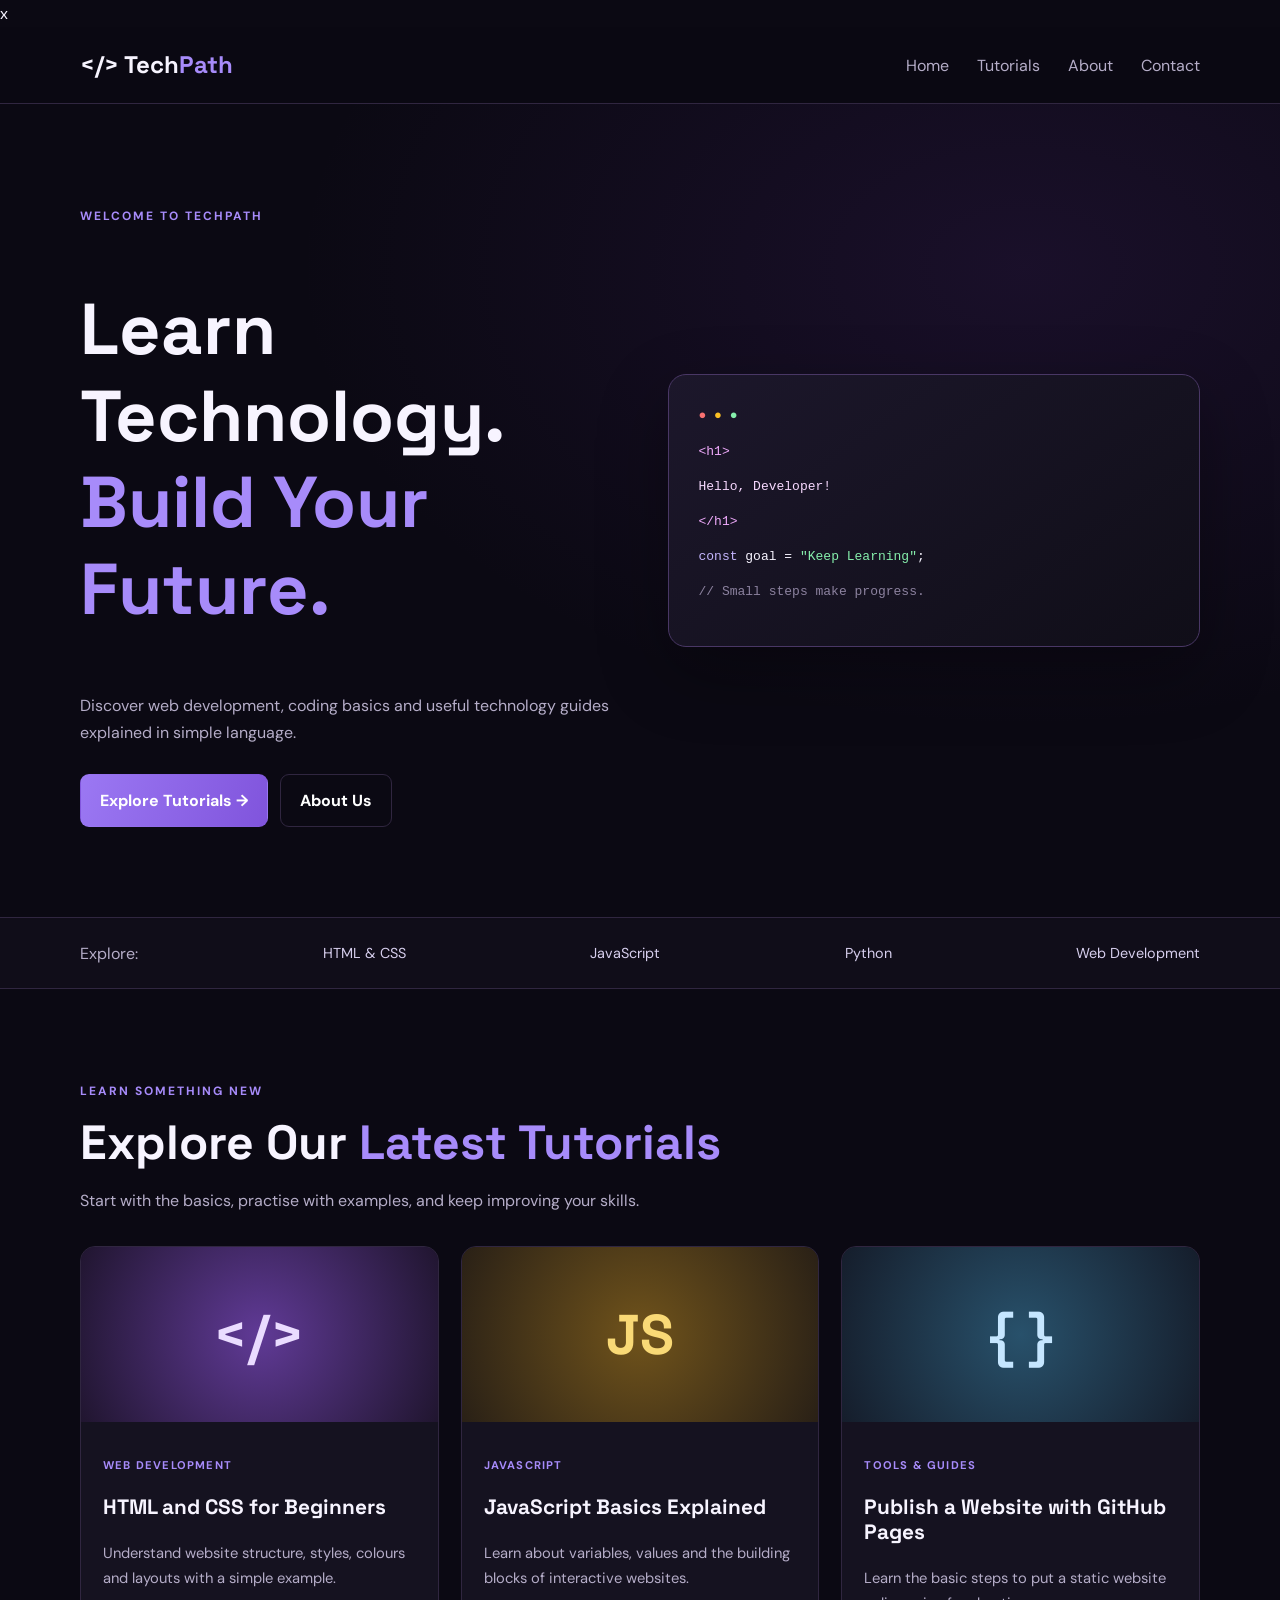
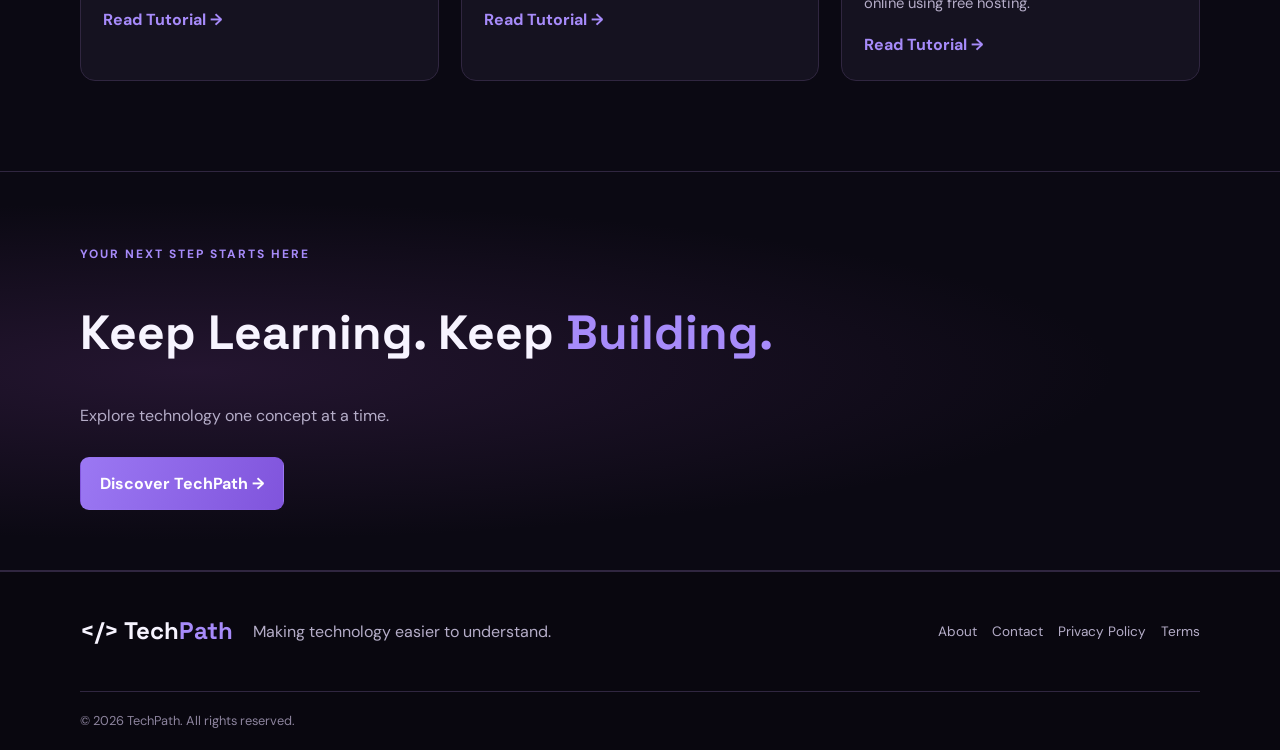
<file: index.html>
x
<!DOCTYPE html>
<html lang="en">
<head>
  <meta charset="UTF-8">
  <meta name="viewport" content="width=device-width, initial-scale=1.0">
  <meta name="description" content="TechPath offers beginner-friendly technology tutorials, coding guides and web development projects.">
  <title>TechPath | Learn Technology Simply</title>
  <link rel="stylesheet" href="style.css">
  <script src="script.js" defer></script>
  <script async src="https://pagead2.googlesyndication.com/pagead/js/adsbygoogle.js?client=ca-pub-5579268807309780"
     crossorigin="anonymous"></script>
</head>
<body>

<header class="header">
  <div class="container nav">
    <a class="logo" href="index.html">&lt;/&gt; Tech<span>Path</span></a>
    <button class="menu-toggle" aria-label="Toggle navigation">☰</button>
    <nav class="nav-links">
      <a href="index.html">Home</a>
      <a href="#articles">Tutorials</a>
      <a href="about.html">About</a>
      <a href="contact.html">Contact</a>
    </nav>
  </div>
</header>

<main>
  <section class="hero">
    <div class="container hero-grid">
      <div>
        <p class="eyebrow">WELCOME TO TECHPATH</p>
        <h1>Learn Technology.<br><span>Build Your Future.</span></h1>
        <p class="hero-text">
          Discover web development, coding basics and useful technology
          guides explained in simple language.
        </p>
        <a class="button" href="#articles">Explore Tutorials →</a>
        <a class="button button-outline" href="about.html">About Us</a>
      </div>

      <div class="code-card">
        <div class="dots">● <span>●</span> <b>●</b></div>
        <p><span class="pink">&lt;h1&gt;</span></p>
        <p class="code-text">Hello, Developer!</p>
        <p><span class="pink">&lt;/h1&gt;</span></p>
        <p><span class="purple">const</span> goal = <span class="green">"Keep Learning"</span>;</p>
        <p class="comment">// Small steps make progress.</p>
      </div>
    </div>
  </section>

  <section class="topics">
    <div class="container topic-list">
      <span>Explore:</span>
      <a href="#articles">HTML & CSS</a>
      <a href="#articles">JavaScript</a>
      <a href="#articles">Python</a>
      <a href="#articles">Web Development</a>
    </div>
  </section>

  <section class="section container" id="articles">
    <p class="eyebrow">LEARN SOMETHING NEW</p>
    <h2>Explore Our <span>Latest Tutorials</span></h2>
    <p class="section-intro">
      Start with the basics, practise with examples, and keep improving your skills.
    </p>

    <div class="article-grid">
      <article class="article-card">
        <div class="article-art html-art">&lt;/&gt;</div>
        <div class="article-body">
          <p class="category">WEB DEVELOPMENT</p>
          <h3>HTML and CSS for Beginners</h3>
          <p>Understand website structure, styles, colours and layouts with a simple example.</p>
          <a href="articles/html-css-guide.html">Read Tutorial →</a>
        </div>
      </article>

      <article class="article-card">
        <div class="article-art js-art">JS</div>
        <div class="article-body">
          <p class="category">JAVASCRIPT</p>
          <h3>JavaScript Basics Explained</h3>
          <p>Learn about variables, values and the building blocks of interactive websites.</p>
          <a href="articles/javascript-basics.html">Read Tutorial →</a>
        </div>
      </article>

      <article class="article-card">
        <div class="article-art github-art">{ }</div>
        <div class="article-body">
          <p class="category">TOOLS & GUIDES</p>
          <h3>Publish a Website with GitHub Pages</h3>
          <p>Learn the basic steps to put a static website online using free hosting.</p>
          <a href="articles/github-pages.html">Read Tutorial →</a>
        </div>
      </article>
    </div>
  </section>

  <section class="banner">
    <div class="container">
      <p class="eyebrow">YOUR NEXT STEP STARTS HERE</p>
      <h2>Keep Learning. Keep <span>Building.</span></h2>
      <p>Explore technology one concept at a time.</p>
      <a class="button" href="about.html">Discover TechPath →</a>
    </div>
  </section>
</main>

<footer class="footer">
  <div class="container footer-top">
    <a class="logo" href="index.html">&lt;/&gt; Tech<span>Path</span></a>
    <p>Making technology easier to understand.</p>
    <div class="footer-links">
      <a href="about.html">About</a>
      <a href="contact.html">Contact</a>
      <a href="privacy-policy.html">Privacy Policy</a>
      <a href="terms.html">Terms</a>
    </div>
  </div>
  <div class="container copyright">
    © <span data-year></span> TechPath. All rights reserved.
  </div>
</footer>

</body>
</html>
</file>
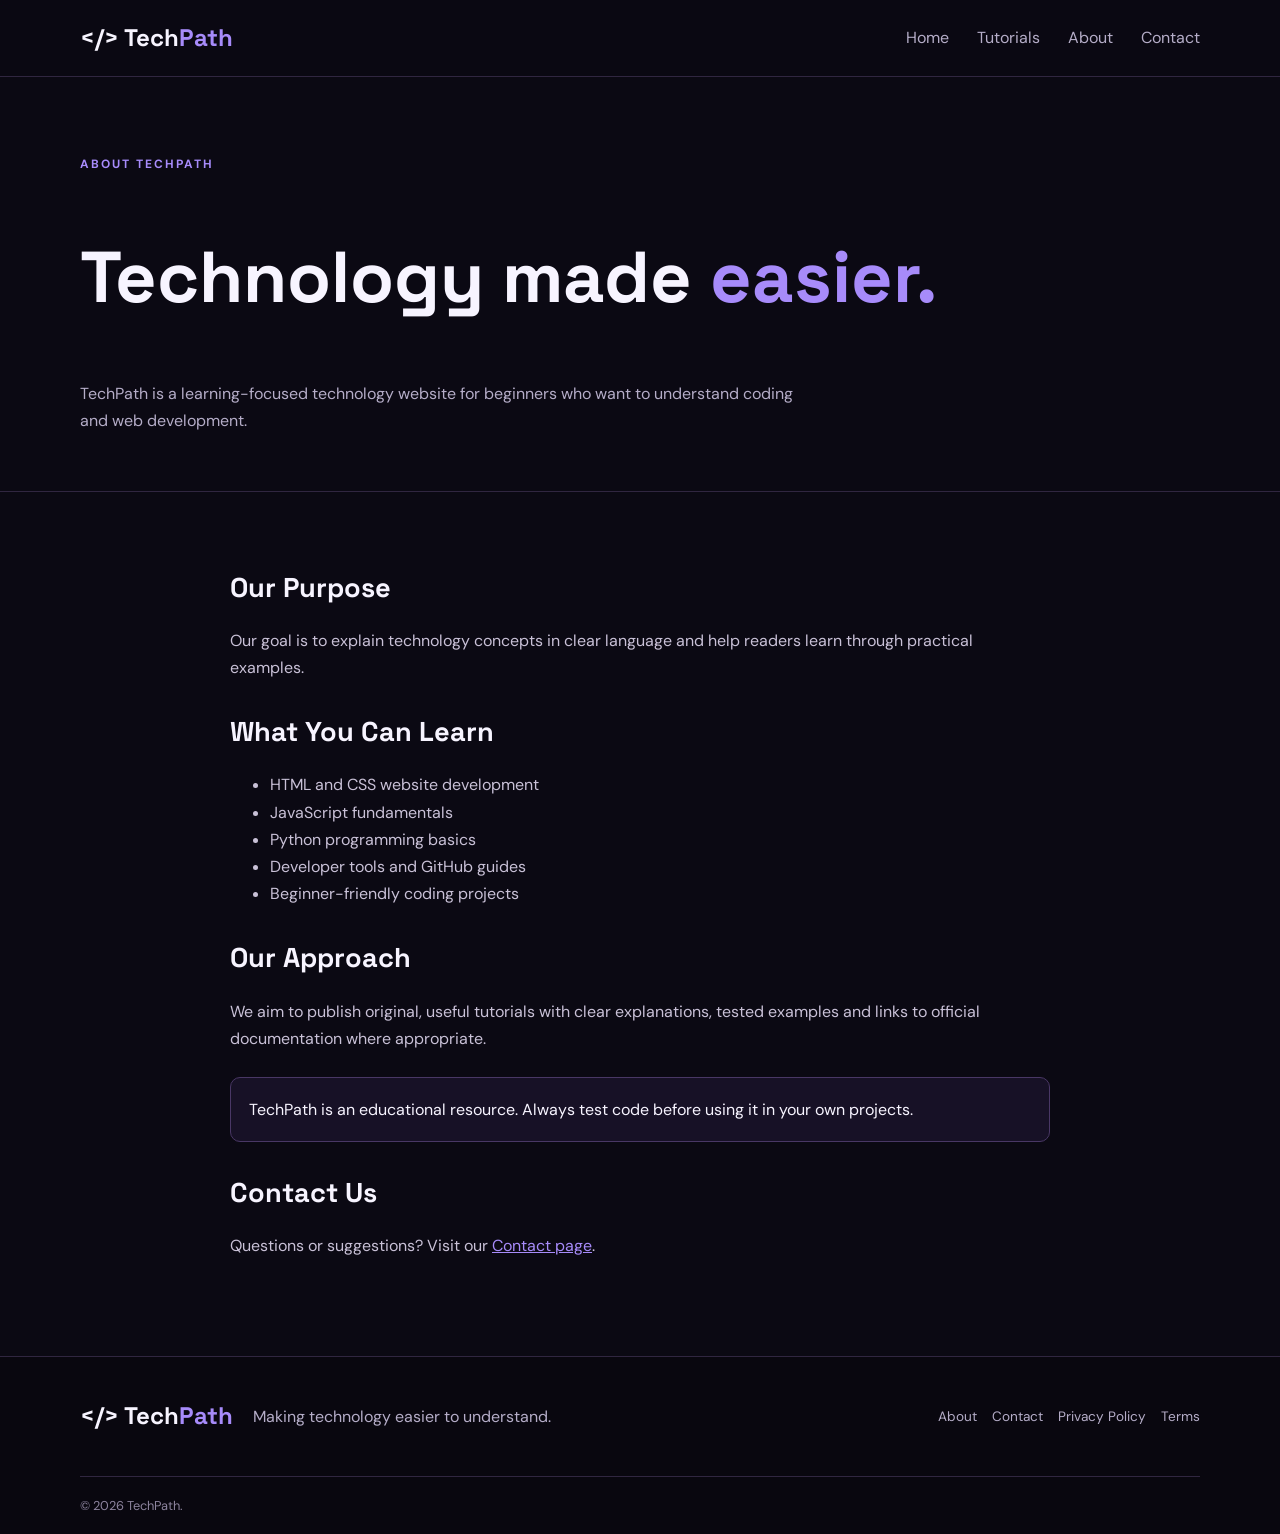
<file: about.html>
<!DOCTYPE html>
<html lang="en">
<head>
  <meta charset="UTF-8">
  <meta name="viewport" content="width=device-width, initial-scale=1.0">
  <title>About | TechPath</title>
  <link rel="stylesheet" href="style.css">
  <script src="script.js" defer></script>
</head>
<body>
<header class="header">
  <div class="container nav">
    <a class="logo" href="index.html">&lt;/&gt; Tech<span>Path</span></a>
    <button class="menu-toggle" aria-label="Toggle navigation">☰</button>
    <nav class="nav-links">
      <a href="index.html">Home</a>
      <a href="index.html#articles">Tutorials</a>
      <a href="about.html">About</a>
      <a href="contact.html">Contact</a>
    </nav>
  </div>
</header>

<main>
  <section class="page-hero">
    <div class="container">
      <p class="eyebrow">ABOUT TECHPATH</p>
      <h1>Technology made <span>easier.</span></h1>
      <p>TechPath is a learning-focused technology website for beginners who want to understand coding and web development.</p>
    </div>
  </section>

  <section class="content container prose">
    <h2>Our Purpose</h2>
    <p>Our goal is to explain technology concepts in clear language and help readers learn through practical examples.</p>

    <h2>What You Can Learn</h2>
    <ul>
      <li>HTML and CSS website development</li>
      <li>JavaScript fundamentals</li>
      <li>Python programming basics</li>
      <li>Developer tools and GitHub guides</li>
      <li>Beginner-friendly coding projects</li>
    </ul>

    <h2>Our Approach</h2>
    <p>We aim to publish original, useful tutorials with clear explanations, tested examples and links to official documentation where appropriate.</p>

    <div class="callout">
      TechPath is an educational resource. Always test code before using it in your own projects.
    </div>

    <h2>Contact Us</h2>
    <p>Questions or suggestions? Visit our <a href="contact.html">Contact page</a>.</p>
  </section>
</main>

<footer class="footer">
  <div class="container footer-top">
    <a class="logo" href="index.html">&lt;/&gt; Tech<span>Path</span></a>
    <p>Making technology easier to understand.</p>
    <div class="footer-links">
      <a href="about.html">About</a>
      <a href="contact.html">Contact</a>
      <a href="privacy-policy.html">Privacy Policy</a>
      <a href="terms.html">Terms</a>
    </div>
  </div>
  <div class="container copyright">© <span data-year></span> TechPath.</div>
</footer>
</body>
</html>
</file>
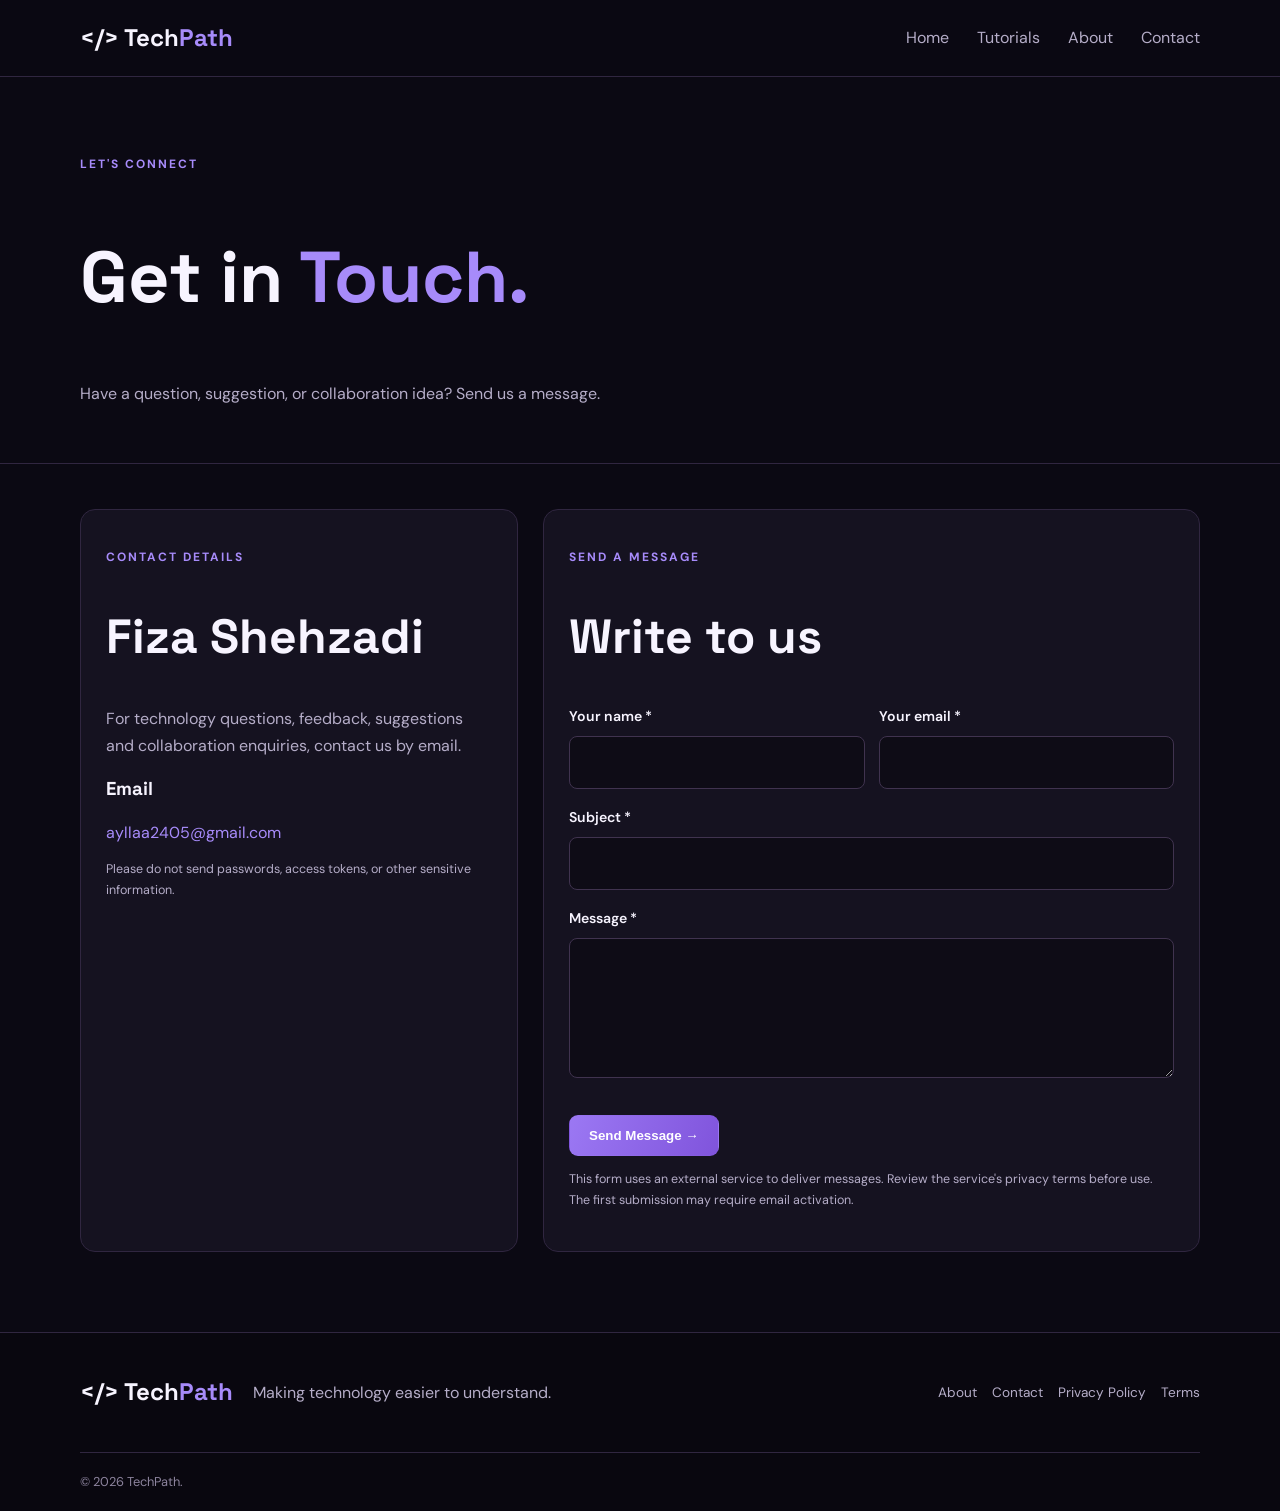
<file: contact.html>
<!DOCTYPE html>
<html lang="en">
<head>
  <meta charset="UTF-8">
  <meta name="viewport" content="width=device-width, initial-scale=1.0">
  <meta name="description" content="Contact TechPath with questions, feedback, or collaboration enquiries.">
  <title>Contact | TechPath</title>
  <link rel="stylesheet" href="style.css">
  <script src="script.js" defer></script>
</head>
<body>
<header class="header">
  <div class="container nav">
    <a class="logo" href="index.html">&lt;/&gt; Tech<span>Path</span></a>
    <button class="menu-toggle" aria-label="Toggle navigation">☰</button>
    <nav class="nav-links">
      <a href="index.html">Home</a>
      <a href="index.html#articles">Tutorials</a>
      <a href="about.html">About</a>
      <a href="contact.html">Contact</a>
    </nav>
  </div>
</header>

<main>
  <section class="page-hero">
    <div class="container">
      <p class="eyebrow">LET'S CONNECT</p>
      <h1>Get in <span>Touch.</span></h1>
      <p>Have a question, suggestion, or collaboration idea? Send us a message.</p>
    </div>
  </section>

  <section class="content container contact-grid">
    <div class="panel">
      <p class="eyebrow">CONTACT DETAILS</p>
      <h2>Fiza Shehzadi</h2>
      <p class="muted">For technology questions, feedback, suggestions and collaboration enquiries, contact us by email.</p>

      <h3>Email</h3>
      <a class="email-link" href="mailto:ayllaa2405@gmail.com">
        ayllaa2405@gmail.com
      </a>

      <p class="form-help">
        Please do not send passwords, access tokens, or other sensitive information.
      </p>
    </div>

    <div class="panel">
      <p class="eyebrow">SEND A MESSAGE</p>
      <h2>Write to us</h2>

      <form
        data-contact-form
        action="https://formsubmit.co/ayllaa2405@gmail.com"
        method="POST">

        <input type="hidden" name="_subject" value="New TechPath website message">
        <input type="hidden" name="_template" value="table">

        <div class="form-row">
          <div class="form-field">
            <label for="name">Your name *</label>
            <input id="name" name="name" type="text"
              autocomplete="name" maxlength="100" required>
          </div>

          <div class="form-field">
            <label for="email">Your email *</label>
            <input id="email" name="email" type="email"
              autocomplete="email" maxlength="200" required>
          </div>
        </div>

        <div class="form-field">
          <label for="subject">Subject *</label>
          <input id="subject" name="subject" type="text"
            maxlength="150" required>
        </div>

        <div class="form-field">
          <label for="message">Message *</label>
          <textarea id="message" name="message"
            minlength="10" maxlength="5000" required></textarea>
        </div>

        <button class="button" type="submit">Send Message →</button>

        <p class="form-help">
          This form uses an external service to deliver messages.
          Review the service's privacy terms before use. The first
          submission may require email activation.
        </p>

        <p class="form-status" data-form-status role="status"></p>
      </form>
    </div>
  </section>
</main>

<footer class="footer">
  <div class="container footer-top">
    <a class="logo" href="index.html">&lt;/&gt; Tech<span>Path</span></a>
    <p>Making technology easier to understand.</p>
    <div class="footer-links">
      <a href="about.html">About</a>
      <a href="contact.html">Contact</a>
      <a href="privacy-policy.html">Privacy Policy</a>
      <a href="terms.html">Terms</a>
    </div>
  </div>
  <div class="container copyright">© <span data-year></span> TechPath.</div>
</footer>
</body>
</html>
</file>
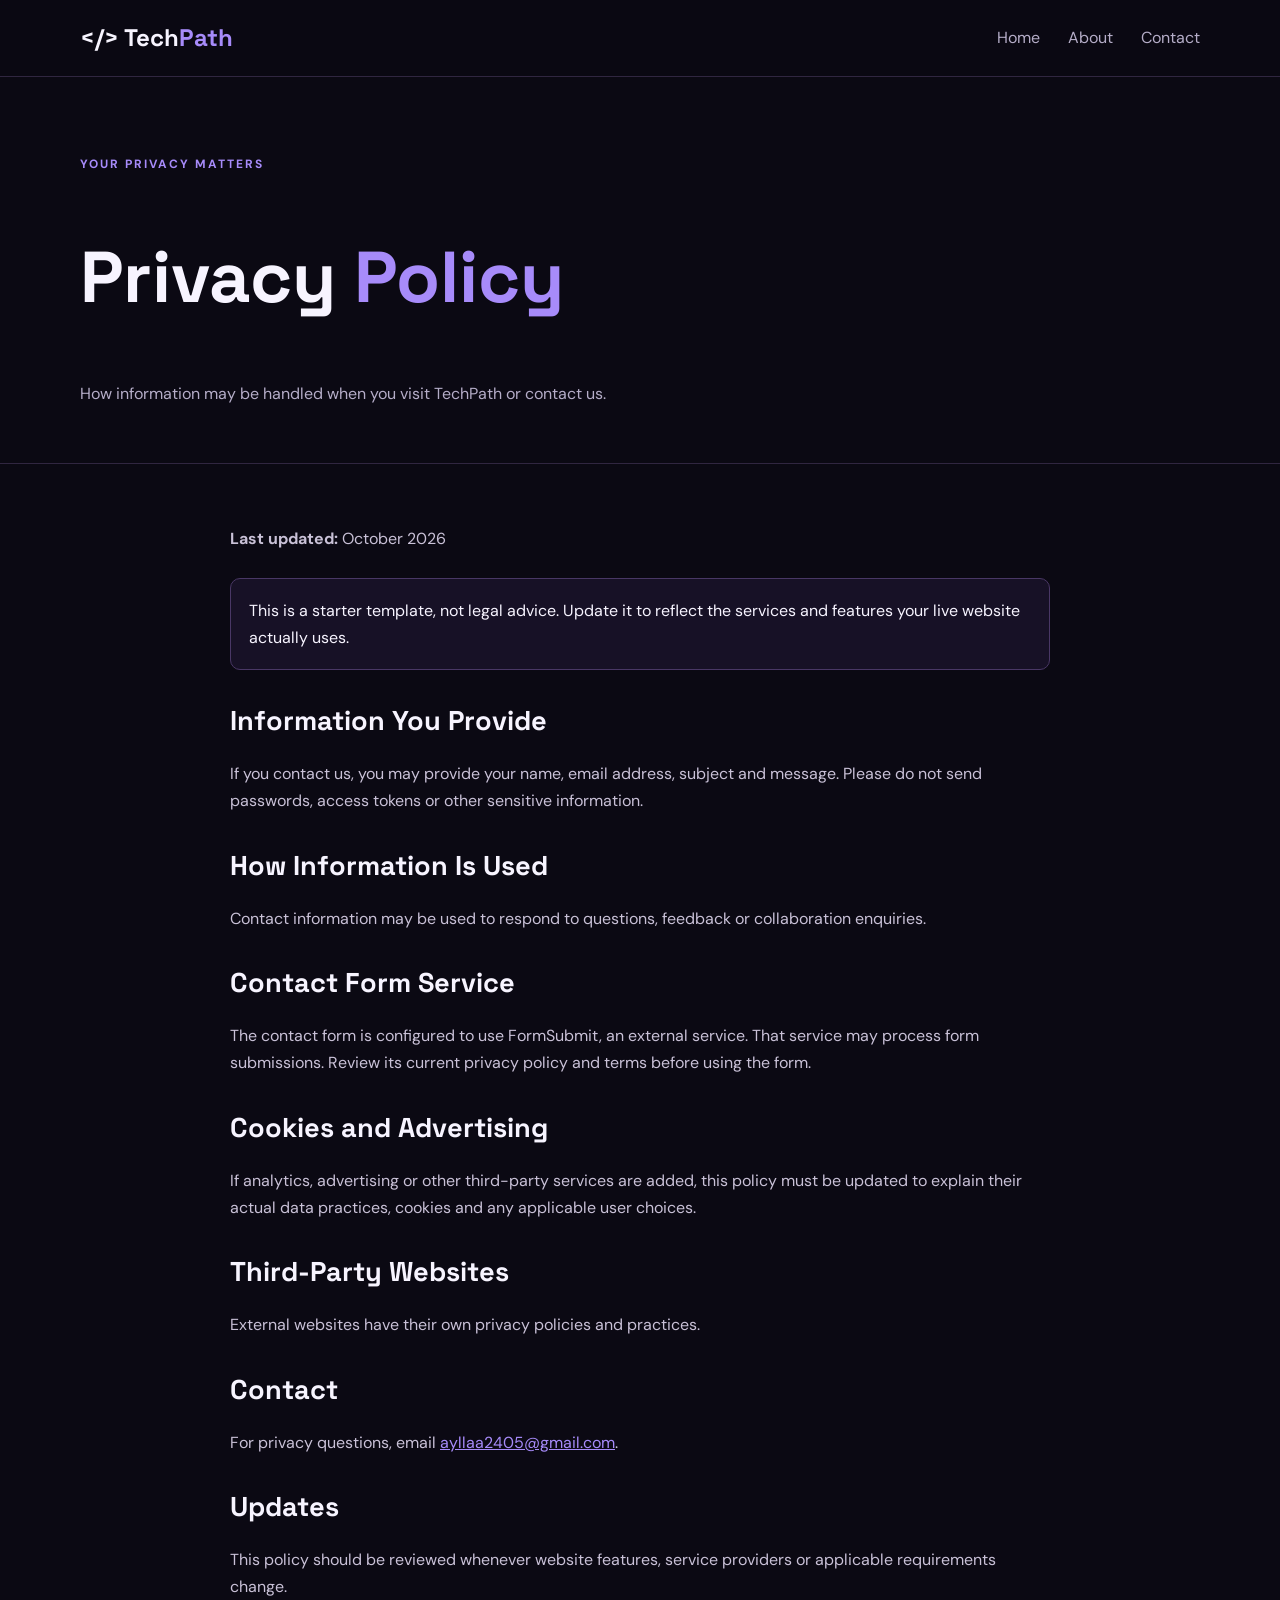
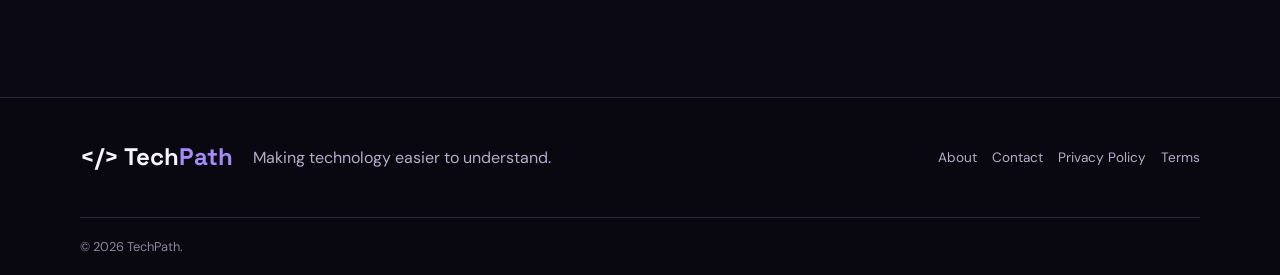
<file: privacypolicy.html>
<!DOCTYPE html>
<html lang="en">
<head>
  <meta charset="UTF-8">
  <meta name="viewport" content="width=device-width, initial-scale=1.0">
  <title>Privacy Policy | TechPath</title>
  <link rel="stylesheet" href="style.css">
  <script src="script.js" defer></script>
</head>
<body>
<header class="header">
  <div class="container nav">
    <a class="logo" href="index.html">&lt;/&gt; Tech<span>Path</span></a>
    <button class="menu-toggle" aria-label="Toggle navigation">☰</button>
    <nav class="nav-links">
      <a href="index.html">Home</a>
      <a href="about.html">About</a>
      <a href="contact.html">Contact</a>
    </nav>
  </div>
</header>

<main>
  <section class="page-hero">
    <div class="container">
      <p class="eyebrow">YOUR PRIVACY MATTERS</p>
      <h1>Privacy <span>Policy</span></h1>
      <p>How information may be handled when you visit TechPath or contact us.</p>
    </div>
  </section>

  <section class="content container prose">
    <p><strong>Last updated:</strong> October 2026</p>

    <div class="callout">
      This is a starter template, not legal advice. Update it to reflect
      the services and features your live website actually uses.
    </div>

    <h2>Information You Provide</h2>
    <p>If you contact us, you may provide your name, email address,
    subject and message. Please do not send passwords, access tokens
    or other sensitive information.</p>

    <h2>How Information Is Used</h2>
    <p>Contact information may be used to respond to questions,
    feedback or collaboration enquiries.</p>

    <h2>Contact Form Service</h2>
    <p>The contact form is configured to use FormSubmit, an external
    service. That service may process form submissions. Review its
    current privacy policy and terms before using the form.</p>

    <h2>Cookies and Advertising</h2>
    <p>If analytics, advertising or other third-party services are added,
    this policy must be updated to explain their actual data practices,
    cookies and any applicable user choices.</p>

    <h2>Third-Party Websites</h2>
    <p>External websites have their own privacy policies and practices.</p>

    <h2>Contact</h2>
    <p>For privacy questions, email
      <a href="mailto:ayllaa2405@gmail.com">ayllaa2405@gmail.com</a>.
    </p>

    <h2>Updates</h2>
    <p>This policy should be reviewed whenever website features,
    service providers or applicable requirements change.</p>
  </section>
</main>

<footer class="footer">
  <div class="container footer-top">
    <a class="logo" href="index.html">&lt;/&gt; Tech<span>Path</span></a>
    <p>Making technology easier to understand.</p>
    <div class="footer-links">
      <a href="about.html">About</a>
      <a href="contact.html">Contact</a>
      <a href="privacy-policy.html">Privacy Policy</a>
      <a href="terms.html">Terms</a>
    </div>
  </div>
  <div class="container copyright">© <span data-year></span> TechPath.</div>
</footer>
</body>
</html>
</file>
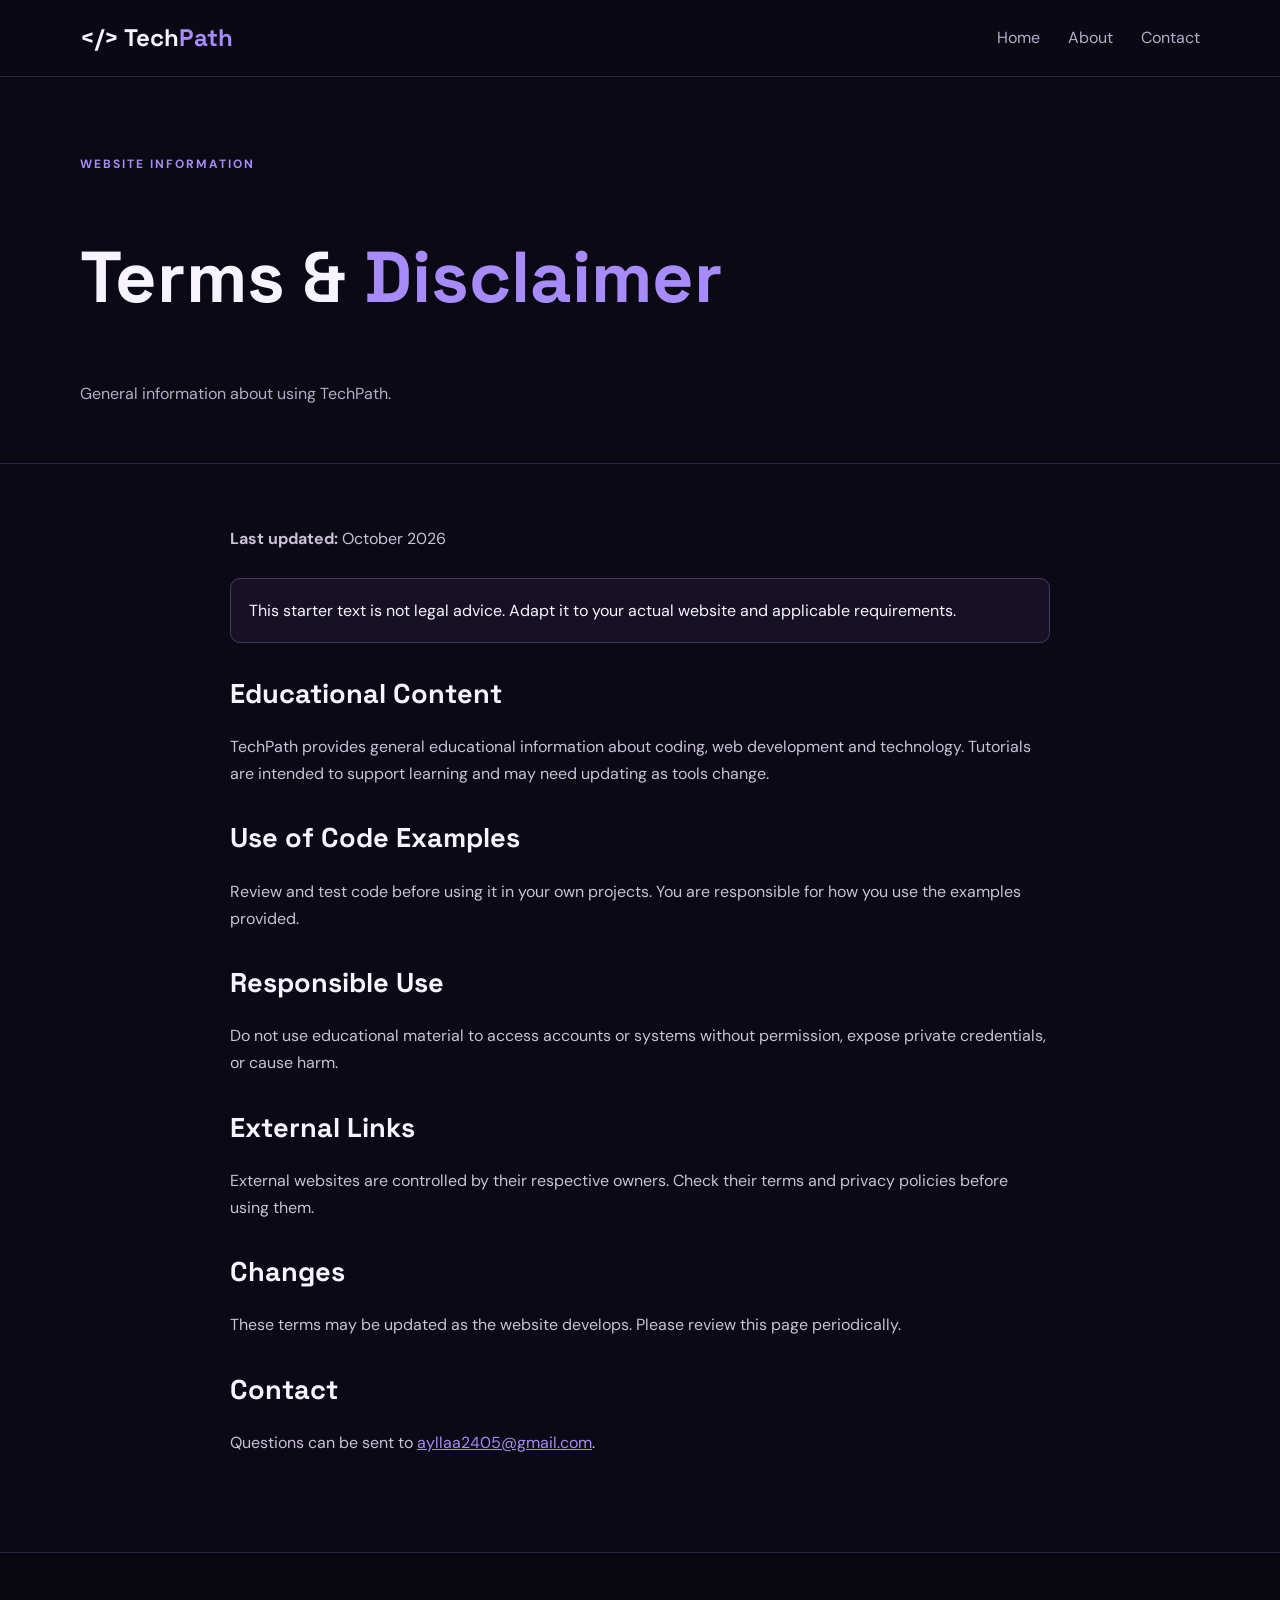
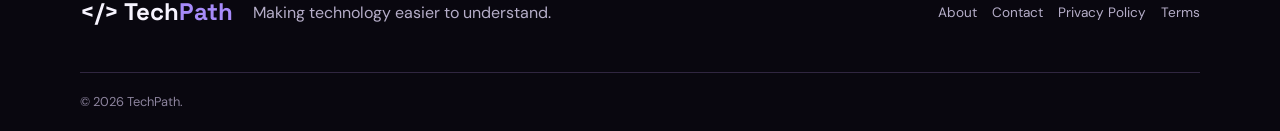
<file: terms.html>
<!DOCTYPE html>
<html lang="en">
<head>
  <meta charset="UTF-8">
  <meta name="viewport" content="width=device-width, initial-scale=1.0">
  <title>Terms and Disclaimer | TechPath</title>
  <link rel="stylesheet" href="style.css">
  <script src="script.js" defer></script>
</head>
<body>
<header class="header">
  <div class="container nav">
    <a class="logo" href="index.html">&lt;/&gt; Tech<span>Path</span></a>
    <button class="menu-toggle" aria-label="Toggle navigation">☰</button>
    <nav class="nav-links">
      <a href="index.html">Home</a>
      <a href="about.html">About</a>
      <a href="contact.html">Contact</a>
    </nav>
  </div>
</header>

<main>
  <section class="page-hero">
    <div class="container">
      <p class="eyebrow">WEBSITE INFORMATION</p>
      <h1>Terms &amp; <span>Disclaimer</span></h1>
      <p>General information about using TechPath.</p>
    </div>
  </section>

  <section class="content container prose">
    <p><strong>Last updated:</strong> October 2026</p>

    <div class="callout">
      This starter text is not legal advice. Adapt it to your actual
      website and applicable requirements.
    </div>

    <h2>Educational Content</h2>
    <p>TechPath provides general educational information about coding,
    web development and technology. Tutorials are intended to support
    learning and may need updating as tools change.</p>

    <h2>Use of Code Examples</h2>
    <p>Review and test code before using it in your own projects.
    You are responsible for how you use the examples provided.</p>

    <h2>Responsible Use</h2>
    <p>Do not use educational material to access accounts or systems
    without permission, expose private credentials, or cause harm.</p>

    <h2>External Links</h2>
    <p>External websites are controlled by their respective owners.
    Check their terms and privacy policies before using them.</p>

    <h2>Changes</h2>
    <p>These terms may be updated as the website develops. Please
    review this page periodically.</p>

    <h2>Contact</h2>
    <p>Questions can be sent to
      <a href="mailto:ayllaa2405@gmail.com">ayllaa2405@gmail.com</a>.
    </p>
  </section>
</main>

<footer class="footer">
  <div class="container footer-top">
    <a class="logo" href="index.html">&lt;/&gt; Tech<span>Path</span></a>
    <p>Making technology easier to understand.</p>
    <div class="footer-links">
      <a href="about.html">About</a>
      <a href="contact.html">Contact</a>
      <a href="privacy-policy.html">Privacy Policy</a>
      <a href="terms.html">Terms</a>
    </div>
  </div>
  <div class="container copyright">© <span data-year></span> TechPath.</div>
</footer>
</body>
</html>
</file>
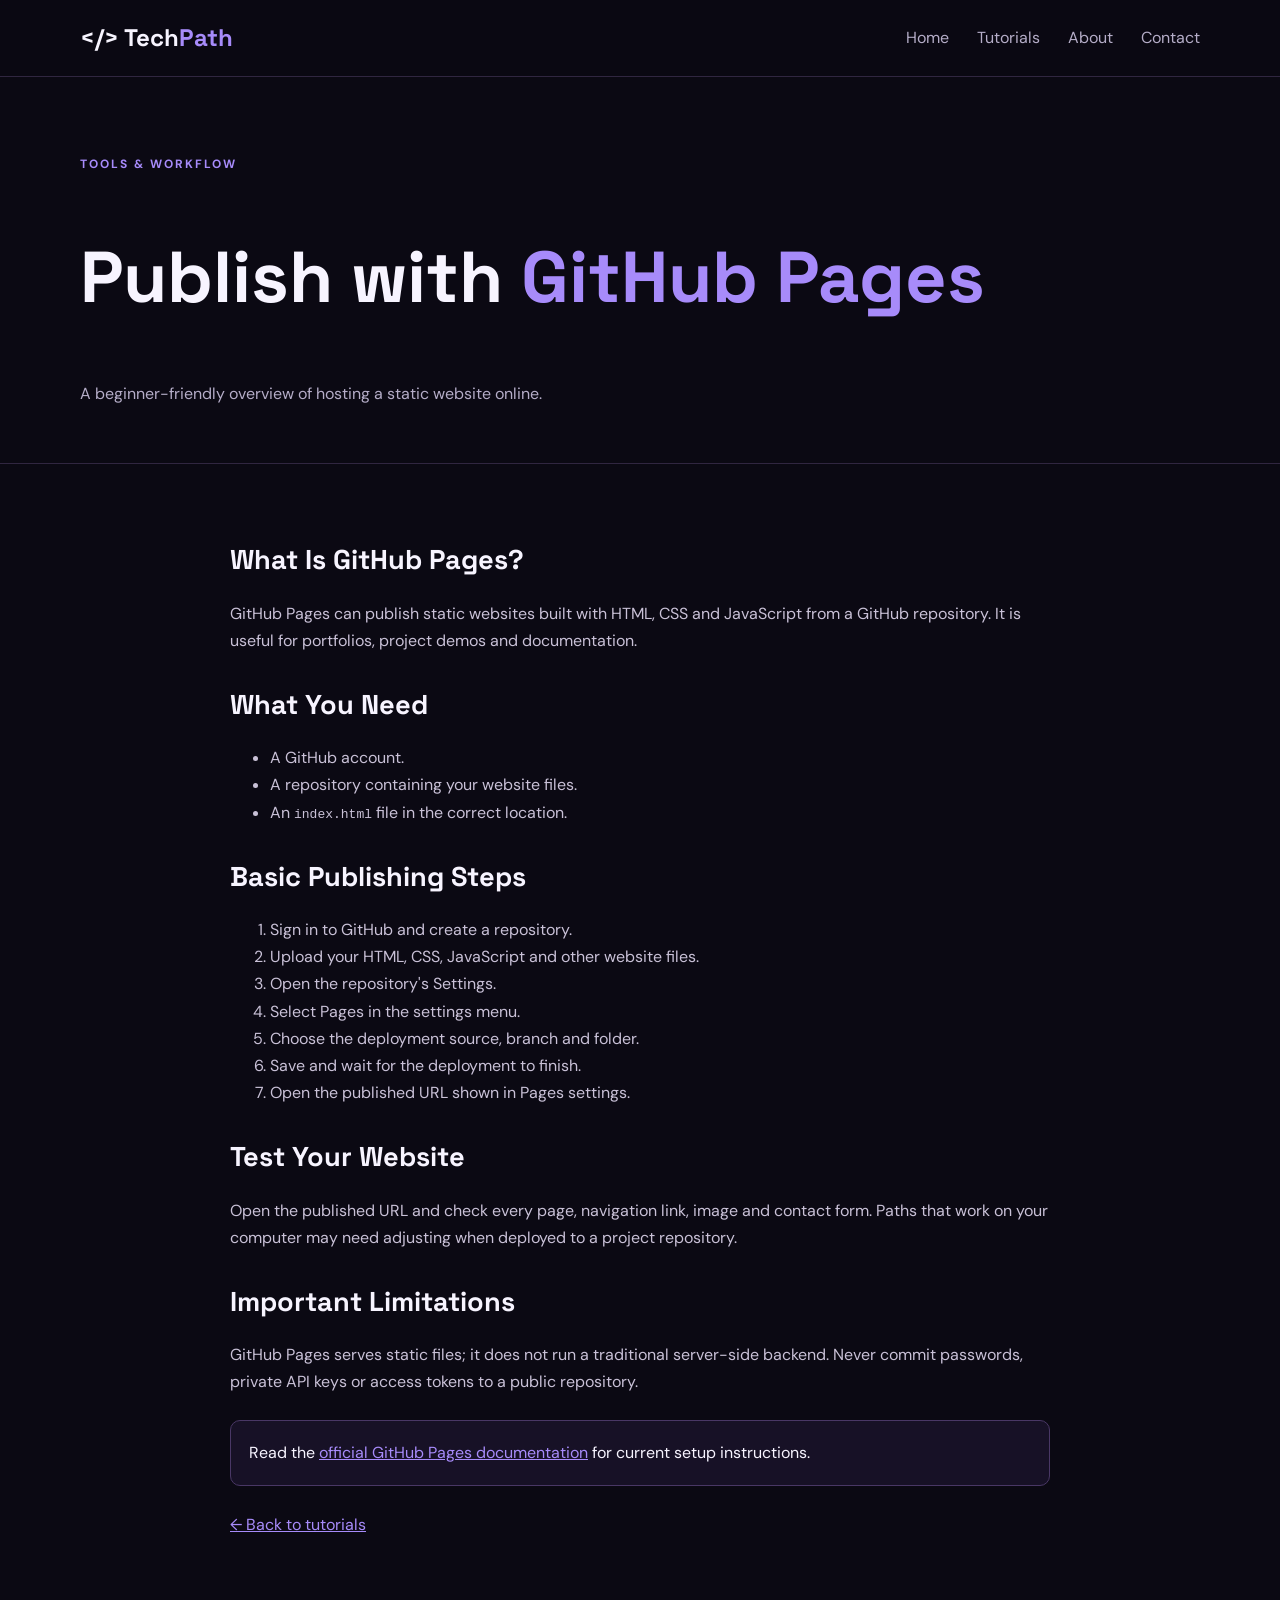
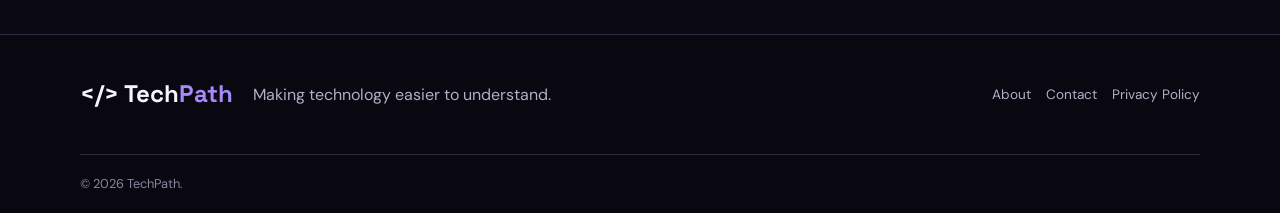
<file: articles/github-pages.html>
<!DOCTYPE html>
<html lang="en">
<head>
  <meta charset="UTF-8">
  <meta name="viewport" content="width=device-width, initial-scale=1.0">
  <title>GitHub Pages Guide | TechPath</title>
  <meta name="description" content="Learn the basic steps to publish a static website using GitHub Pages.">
  <link rel="stylesheet" href="../style.css">
  <script src="../script.js" defer></script>
</head>
<body>
<header class="header">
  <div class="container nav">
    <a class="logo" href="../index.html">&lt;/&gt; Tech<span>Path</span></a>
    <button class="menu-toggle" aria-label="Toggle navigation">☰</button>
    <nav class="nav-links">
      <a href="../index.html">Home</a>
      <a href="../index.html#articles">Tutorials</a>
      <a href="../about.html">About</a>
      <a href="../contact.html">Contact</a>
    </nav>
  </div>
</header>

<main>
  <section class="page-hero">
    <div class="container">
      <p class="eyebrow">TOOLS &amp; WORKFLOW</p>
      <h1>Publish with <span>GitHub Pages</span></h1>
      <p>A beginner-friendly overview of hosting a static website online.</p>
    </div>
  </section>

  <article class="content container prose">
    <h2>What Is GitHub Pages?</h2>
    <p>GitHub Pages can publish static websites built with HTML,
    CSS and JavaScript from a GitHub repository. It is useful for
    portfolios, project demos and documentation.</p>

    <h2>What You Need</h2>
    <ul>
      <li>A GitHub account.</li>
      <li>A repository containing your website files.</li>
      <li>An <code>index.html</code> file in the correct location.</li>
    </ul>

    <h2>Basic Publishing Steps</h2>
    <ol>
      <li>Sign in to GitHub and create a repository.</li>
      <li>Upload your HTML, CSS, JavaScript and other website files.</li>
      <li>Open the repository's Settings.</li>
      <li>Select Pages in the settings menu.</li>
      <li>Choose the deployment source, branch and folder.</li>
      <li>Save and wait for the deployment to finish.</li>
      <li>Open the published URL shown in Pages settings.</li>
    </ol>

    <h2>Test Your Website</h2>
    <p>Open the published URL and check every page, navigation link,
    image and contact form. Paths that work on your computer may
    need adjusting when deployed to a project repository.</p>

    <h2>Important Limitations</h2>
    <p>GitHub Pages serves static files; it does not run a traditional
    server-side backend. Never commit passwords, private API keys or
    access tokens to a public repository.</p>

    <div class="callout">
      Read the <a href="https://docs.github.com/en/pages"
      target="_blank" rel="noopener noreferrer">official GitHub Pages documentation</a>
      for current setup instructions.
    </div>

    <p><a href="../index.html#articles">← Back to tutorials</a></p>
  </article>
</main>

<footer class="footer">
  <div class="container footer-top">
    <a class="logo" href="../index.html">&lt;/&gt; Tech<span>Path</span></a>
    <p>Making technology easier to understand.</p>
    <div class="footer-links">
      <a href="../about.html">About</a>
      <a href="../contact.html">Contact</a>
      <a href="../privacy-policy.html">Privacy Policy</a>
    </div>
  </div>
  <div class="container copyright">© <span data-year></span> TechPath.</div>
</footer>
</body>
</html>
</file>
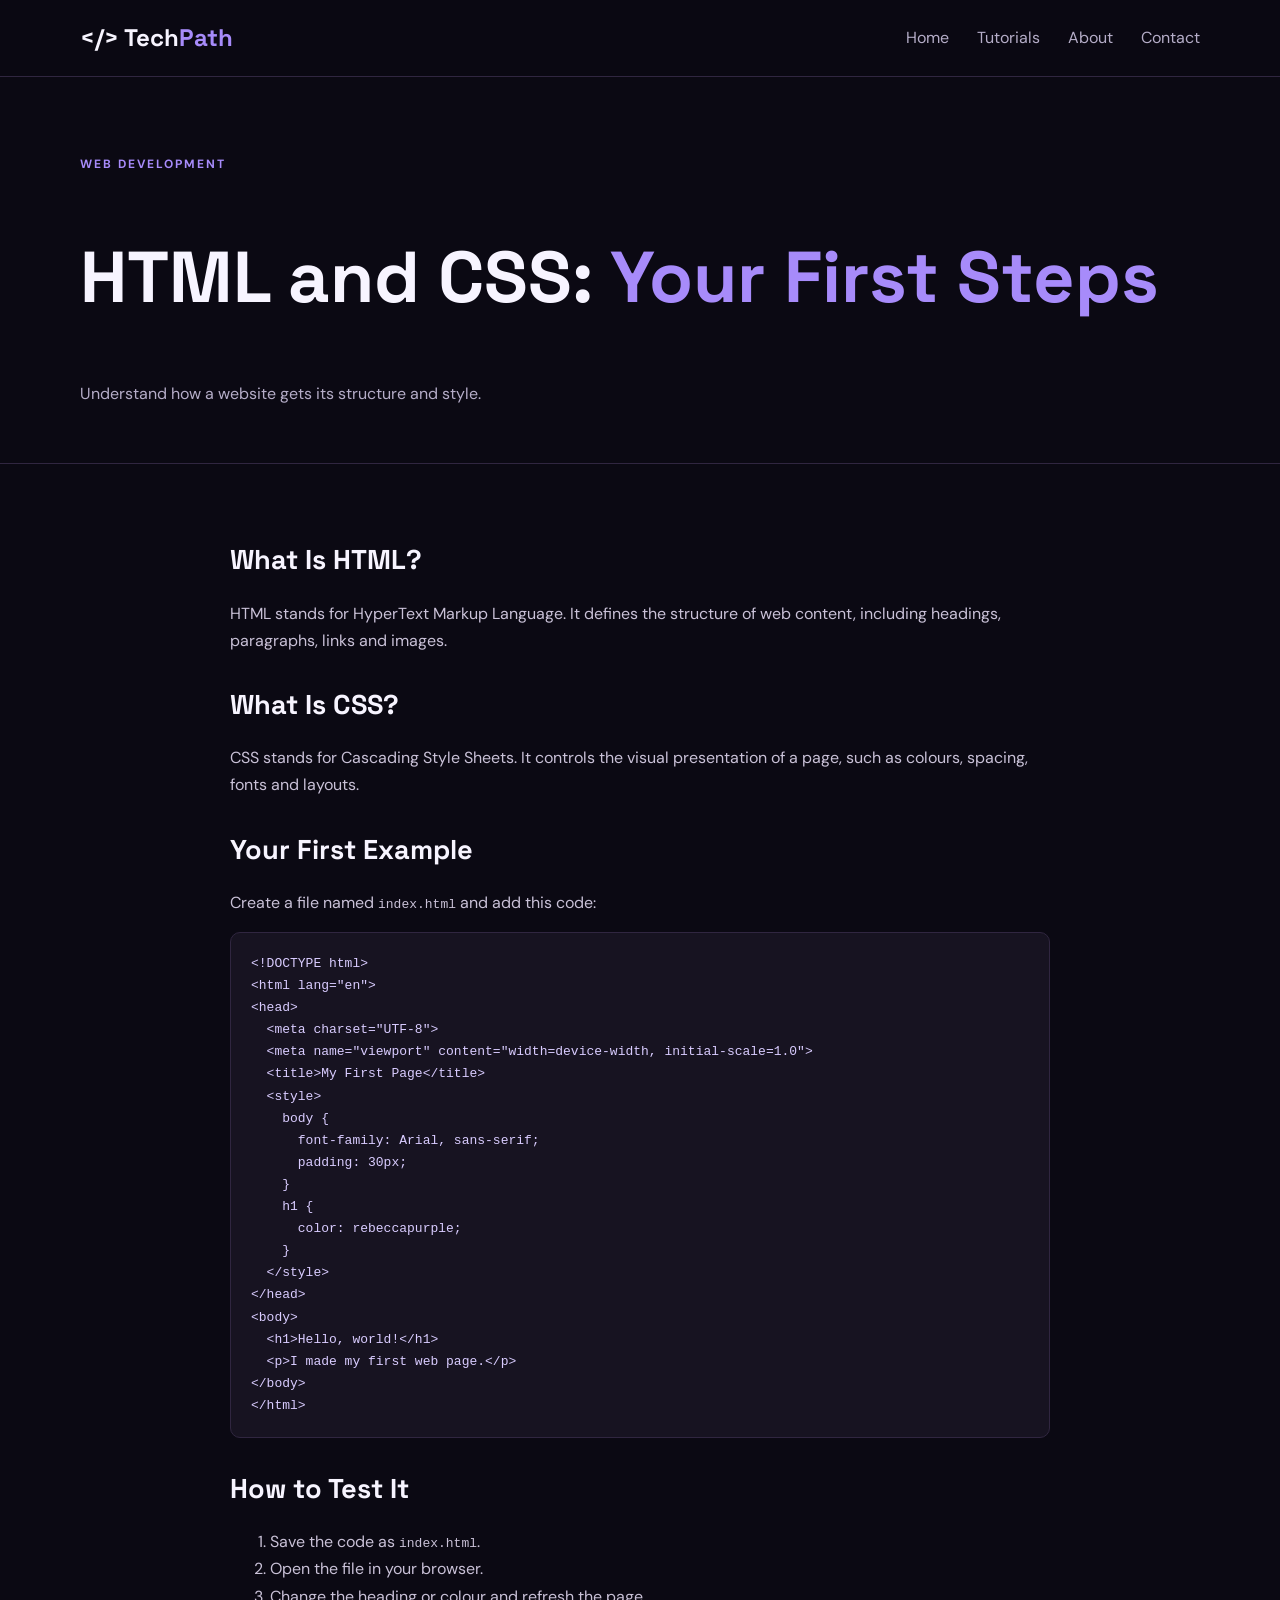
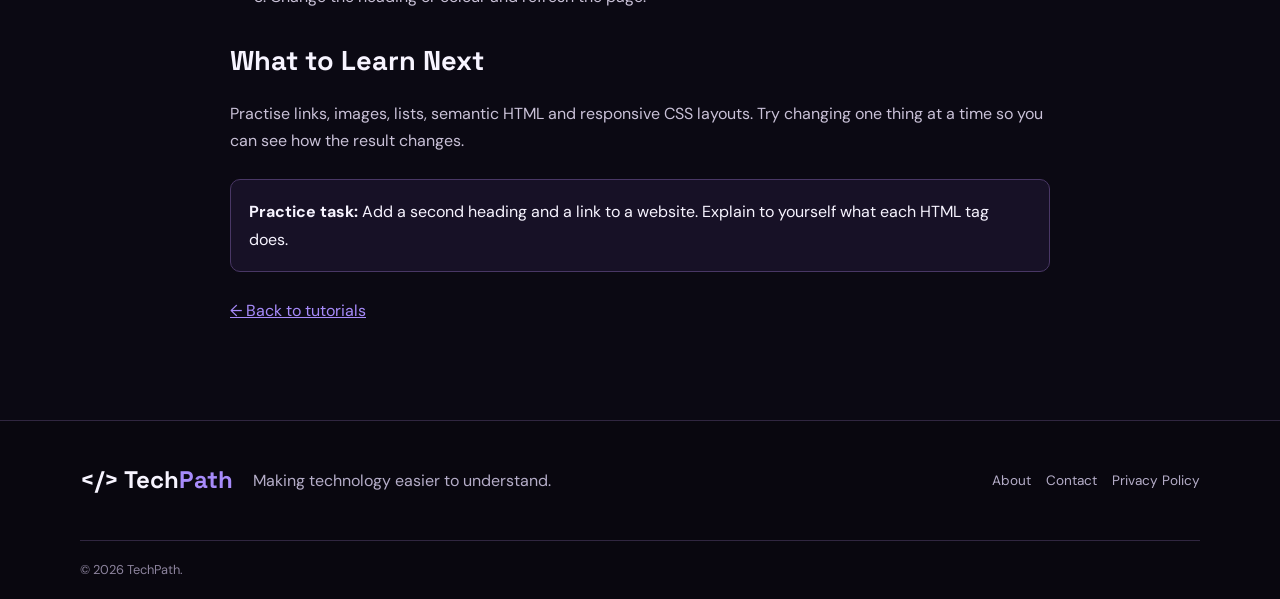
<file: articles/html-css-guide.html>
<!DOCTYPE html>
<html lang="en">
<head>
  <meta charset="UTF-8">
  <meta name="viewport" content="width=device-width, initial-scale=1.0">
  <title>HTML and CSS for Beginners | TechPath</title>
  <meta name="description" content="Learn what HTML and CSS do and try a simple first web page.">
  <link rel="stylesheet" href="../style.css">
  <script src="../script.js" defer></script>
</head>
<body>
<header class="header">
  <div class="container nav">
    <a class="logo" href="../index.html">&lt;/&gt; Tech<span>Path</span></a>
    <button class="menu-toggle" aria-label="Toggle navigation">☰</button>
    <nav class="nav-links">
      <a href="../index.html">Home</a>
      <a href="../index.html#articles">Tutorials</a>
      <a href="../about.html">About</a>
      <a href="../contact.html">Contact</a>
    </nav>
  </div>
</header>

<main>
  <section class="page-hero">
    <div class="container">
      <p class="eyebrow">WEB DEVELOPMENT</p>
      <h1>HTML and CSS: <span>Your First Steps</span></h1>
      <p>Understand how a website gets its structure and style.</p>
    </div>
  </section>

  <article class="content container prose">
    <h2>What Is HTML?</h2>
    <p>HTML stands for HyperText Markup Language. It defines the
    structure of web content, including headings, paragraphs, links
    and images.</p>

    <h2>What Is CSS?</h2>
    <p>CSS stands for Cascading Style Sheets. It controls the visual
    presentation of a page, such as colours, spacing, fonts and layouts.</p>

    <h2>Your First Example</h2>
    <p>Create a file named <code>index.html</code> and add this code:</p>

    <pre><code>&lt;!DOCTYPE html&gt;
&lt;html lang="en"&gt;
&lt;head&gt;
  &lt;meta charset="UTF-8"&gt;
  &lt;meta name="viewport" content="width=device-width, initial-scale=1.0"&gt;
  &lt;title&gt;My First Page&lt;/title&gt;
  &lt;style&gt;
    body {
      font-family: Arial, sans-serif;
      padding: 30px;
    }
    h1 {
      color: rebeccapurple;
    }
  &lt;/style&gt;
&lt;/head&gt;
&lt;body&gt;
  &lt;h1&gt;Hello, world!&lt;/h1&gt;
  &lt;p&gt;I made my first web page.&lt;/p&gt;
&lt;/body&gt;
&lt;/html&gt;</code></pre>

    <h2>How to Test It</h2>
    <ol>
      <li>Save the code as <code>index.html</code>.</li>
      <li>Open the file in your browser.</li>
      <li>Change the heading or colour and refresh the page.</li>
    </ol>

    <h2>What to Learn Next</h2>
    <p>Practise links, images, lists, semantic HTML and responsive
    CSS layouts. Try changing one thing at a time so you can see
    how the result changes.</p>

    <div class="callout">
      <strong>Practice task:</strong> Add a second heading and a link
      to a website. Explain to yourself what each HTML tag does.
    </div>

    <p><a href="../index.html#articles">← Back to tutorials</a></p>
  </article>
</main>

<footer class="footer">
  <div class="container footer-top">
    <a class="logo" href="../index.html">&lt;/&gt; Tech<span>Path</span></a>
    <p>Making technology easier to understand.</p>
    <div class="footer-links">
      <a href="../about.html">About</a>
      <a href="../contact.html">Contact</a>
      <a href="../privacy-policy.html">Privacy Policy</a>
    </div>
  </div>
  <div class="container copyright">© <span data-year></span> TechPath.</div>
</footer>
</body>
</html>
</file>
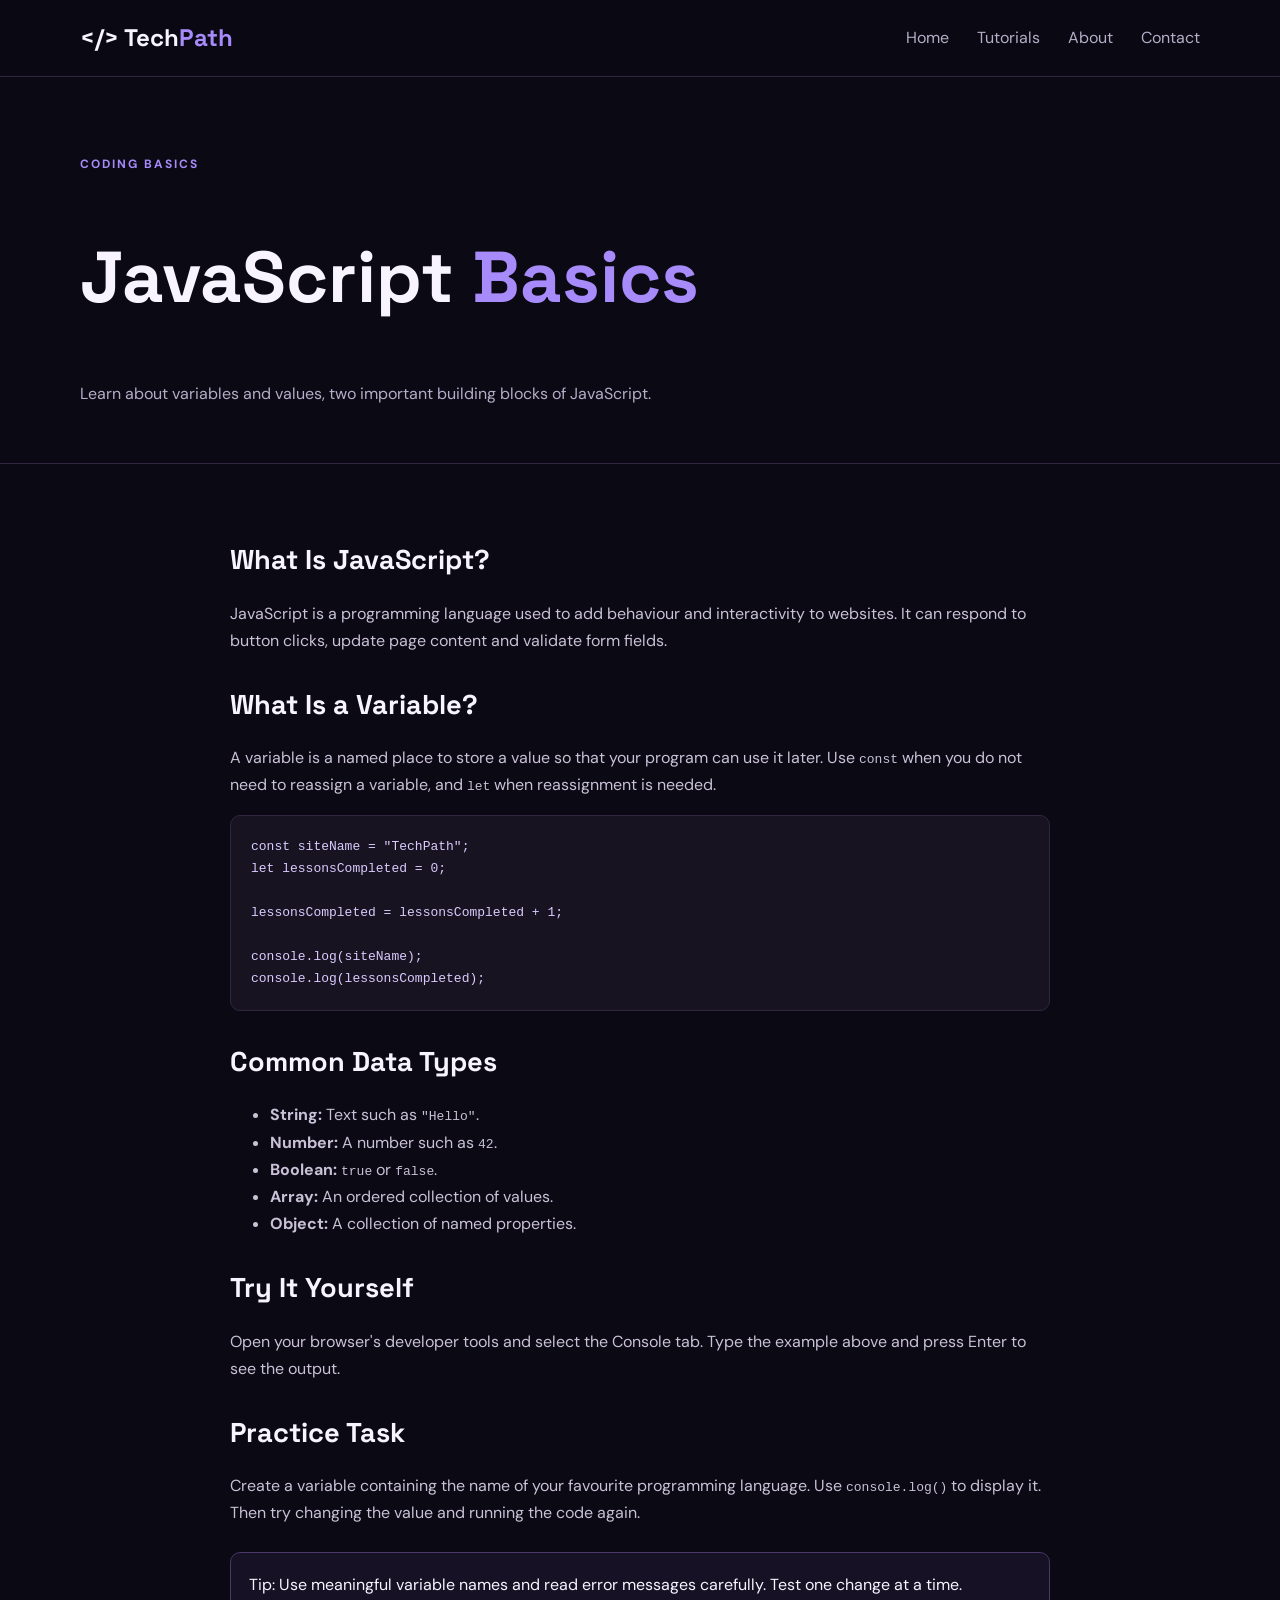
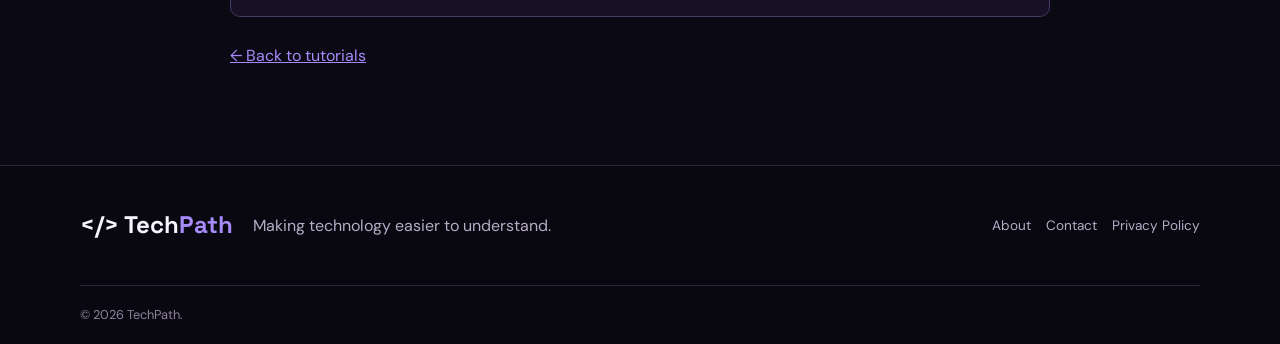
<file: articles/javascript-basics.html>
<!DOCTYPE html>
<html lang="en">
<head>
  <meta charset="UTF-8">
  <meta name="viewport" content="width=device-width, initial-scale=1.0">
  <title>JavaScript Basics | TechPath</title>
  <meta name="description" content="Learn JavaScript variables and values with beginner-friendly examples.">
  <link rel="stylesheet" href="../style.css">
  <script src="../script.js" defer></script>
</head>
<body>
<header class="header">
  <div class="container nav">
    <a class="logo" href="../index.html">&lt;/&gt; Tech<span>Path</span></a>
    <button class="menu-toggle" aria-label="Toggle navigation">☰</button>
    <nav class="nav-links">
      <a href="../index.html">Home</a>
      <a href="../index.html#articles">Tutorials</a>
      <a href="../about.html">About</a>
      <a href="../contact.html">Contact</a>
    </nav>
  </div>
</header>

<main>
  <section class="page-hero">
    <div class="container">
      <p class="eyebrow">CODING BASICS</p>
      <h1>JavaScript <span>Basics</span></h1>
      <p>Learn about variables and values, two important building blocks of JavaScript.</p>
    </div>
  </section>

  <article class="content container prose">
    <h2>What Is JavaScript?</h2>
    <p>JavaScript is a programming language used to add behaviour
    and interactivity to websites. It can respond to button clicks,
    update page content and validate form fields.</p>

    <h2>What Is a Variable?</h2>
    <p>A variable is a named place to store a value so that your
    program can use it later. Use <code>const</code> when you do
    not need to reassign a variable, and <code>let</code> when
    reassignment is needed.</p>

    <pre><code>const siteName = "TechPath";
let lessonsCompleted = 0;

lessonsCompleted = lessonsCompleted + 1;

console.log(siteName);
console.log(lessonsCompleted);</code></pre>

    <h2>Common Data Types</h2>
    <ul>
      <li><strong>String:</strong> Text such as <code>"Hello"</code>.</li>
      <li><strong>Number:</strong> A number such as <code>42</code>.</li>
      <li><strong>Boolean:</strong> <code>true</code> or <code>false</code>.</li>
      <li><strong>Array:</strong> An ordered collection of values.</li>
      <li><strong>Object:</strong> A collection of named properties.</li>
    </ul>

    <h2>Try It Yourself</h2>
    <p>Open your browser's developer tools and select the Console tab.
    Type the example above and press Enter to see the output.</p>

    <h2>Practice Task</h2>
    <p>Create a variable containing the name of your favourite
    programming language. Use <code>console.log()</code> to display it.
    Then try changing the value and running the code again.</p>

    <div class="callout">
      Tip: Use meaningful variable names and read error messages
      carefully. Test one change at a time.
    </div>

    <p><a href="../index.html#articles">← Back to tutorials</a></p>
  </article>
</main>

<footer class="footer">
  <div class="container footer-top">
    <a class="logo" href="../index.html">&lt;/&gt; Tech<span>Path</span></a>
    <p>Making technology easier to understand.</p>
    <div class="footer-links">
      <a href="../about.html">About</a>
      <a href="../contact.html">Contact</a>
      <a href="../privacy-policy.html">Privacy Policy</a>
    </div>
  </div>
  <div class="container copyright">© <span data-year></span> TechPath.</div>
</footer>
</body>
</html>
</file>
<file: style.css>
@import url('https://fonts.googleapis.com/css2?family=DM+Sans:wght@400;500;600;700&family=Space+Grotesk:wght@400;500;600;700&display=swap');

:root {
  --bg: #0b0913;
  --card: #151220;
  --line: #302640;
  --text: #f7f4ff;
  --muted: #b5adc8;
  --purple: #a78bfa;
  --pink: #f0abfc;
}

* { box-sizing: border-box; }
html { scroll-behavior: smooth; }
body {
  margin: 0;
  background: var(--bg);
  color: var(--text);
  font-family: "DM Sans", sans-serif;
  line-height: 1.7;
}
a { color: inherit; text-decoration: none; }
.container { width: min(1120px, 90%); margin: auto; }
h1, h2, h3, .logo {
  font-family: "Space Grotesk", sans-serif;
  line-height: 1.2;
}
h1 { font-size: clamp(2.5rem, 6vw, 4.5rem); }
h2 { font-size: clamp(2rem, 4vw, 3rem); }
h1 span, h2 span, .logo span {
  color: var(--purple);
}
.header {
  position: sticky;
  top: 0;
  z-index: 10;
  background: #0b0913ee;
  border-bottom: 1px solid var(--line);
  backdrop-filter: blur(12px);
}
.nav {
  min-height: 76px;
  display: flex;
  align-items: center;
  justify-content: space-between;
  gap: 20px;
}
.logo { font-size: 1.5rem; font-weight: 700; }
.nav-links { display: flex; gap: 28px; color: var(--muted); }
.nav-links a:hover, .footer a:hover { color: var(--purple); }
.menu-toggle {
  display: none;
  background: var(--card);
  color: white;
  border: 1px solid var(--line);
  border-radius: 8px;
  padding: 8px 12px;
  font-size: 1.2rem;
}
.hero {
  padding: 90px 0;
  background: radial-gradient(ellipse at 80% 20%, #552a8533, transparent 50%);
}
.hero-grid {
  display: grid;
  grid-template-columns: 1fr 1fr;
  gap: 55px;
  align-items: center;
}
.eyebrow {
  color: var(--purple);
  font-size: .75rem;
  font-weight: 700;
  letter-spacing: 2px;
}
.hero-text, .section-intro { color: var(--muted); max-width: 600px; }
.button {
  display: inline-block;
  margin: 12px 8px 0 0;
  padding: 12px 19px;
  border-radius: 9px;
  background: linear-gradient(110deg, #9b78f3, #8054dc);
  color: white;
  font-weight: 700;
  border: 1px solid transparent;
}
.button:hover { filter: brightness(1.12); }
.button-outline {
  background: transparent;
  border-color: var(--line);
}
.code-card {
  background: linear-gradient(145deg, #1c172b, #100e18);
  border: 1px solid #493765;
  border-radius: 18px;
  padding: 30px;
  box-shadow: 0 25px 70px #0005;
  font-family: monospace;
  overflow-wrap: anywhere;
}
.dots { color: #f87171; }
.dots span { color: #fbbf24; }
.dots b { color: #86efac; }
.pink { color: var(--pink); }
.purple { color: #c4b5fd; }
.green { color: #86efac; }
.code-text { color: #f7d9ff; }
.comment { color: #8c829f; }
.topics {
  border-block: 1px solid var(--line);
  background: #100d19;
}
.topic-list {
  min-height: 70px;
  display: flex;
  align-items: center;
  justify-content: space-between;
  flex-wrap: wrap;
  gap: 14px;
}
.topic-list span { color: var(--muted); }
.topic-list a { color: #d7cfee; font-size: .9rem; }
.section { padding-top: 80px; padding-bottom: 90px; }
.section h2 { margin: 10px 0; }
.section-intro { margin-bottom: 32px; }
.article-grid {
  display: grid;
  grid-template-columns: repeat(3, 1fr);
  gap: 22px;
}
.article-card {
  overflow: hidden;
  border: 1px solid var(--line);
  border-radius: 15px;
  background: var(--card);
  transition: transform .2s, border-color .2s;
}
.article-card:hover {
  transform: translateY(-4px);
  border-color: var(--purple);
}
.article-art {
  min-height: 175px;
  display: grid;
  place-items: center;
  font: 700 3.5rem "Space Grotesk", sans-serif;
}
.html-art { background: radial-gradient(circle, #603a96, #20152f); color: #eadcff; }
.js-art { background: radial-gradient(circle, #70531b, #292016); color: #f9d976; }
.github-art { background: radial-gradient(circle, #28516b, #151d2b); color: #c5e6ff; }
.article-body { padding: 22px; }
.category { color: var(--purple); font-size: .7rem; letter-spacing: 1.2px; font-weight: 700; }
.article-body h3 { font-size: 1.3rem; }
.article-body p:not(.category) { color: var(--muted); font-size: .92rem; }
.article-body a { color: var(--purple); font-weight: 700; }
.banner {
  padding: 60px 0;
  border-block: 1px solid var(--line);
  background: radial-gradient(ellipse at 15% 50%, #49275b66, transparent 60%);
}
.banner p:not(.eyebrow) { color: var(--muted); }
.footer { border-top: 1px solid var(--line); background: #09070f; }
.footer-top { padding: 30px 0; display: flex; align-items: center; flex-wrap: wrap; gap: 20px; }
.footer-top p { color: var(--muted); margin-right: auto; }
.footer-links { display: flex; gap: 15px; flex-wrap: wrap; font-size: .85rem; color: var(--muted); }
.copyright { border-top: 1px solid var(--line); padding: 18px 0; color: #8d849e; font-size: .8rem; }

.page-hero { padding: 65px 0 40px; border-bottom: 1px solid var(--line); }
.page-hero p:not(.eyebrow) { color: var(--muted); max-width: 720px; }
.content { padding: 45px 0 80px; }
.prose { max-width: 820px; }
.prose h2 { font-size: 1.7rem; margin-top: 35px; }
.prose p, .prose li { color: #c9c1d7; }
.prose a { color: var(--purple); text-decoration: underline; }
.prose pre {
  overflow-x: auto;
  padding: 20px;
  border-radius: 10px;
  background: #171321;
  border: 1px solid var(--line);
  color: #d9ccff;
}
.callout {
  border: 1px solid #493765;
  background: #171126;
  padding: 18px;
  border-radius: 10px;
  margin: 25px 0;
}
.contact-grid {
  display: grid;
  grid-template-columns: .8fr 1.2fr;
  gap: 25px;
}
.panel {
  background: var(--card);
  border: 1px solid var(--line);
  border-radius: 15px;
  padding: 25px;
  min-width: 0;
}
.muted { color: var(--muted); }
.email-link { color: var(--purple); overflow-wrap: anywhere; }
.form-row { display: grid; grid-template-columns: 1fr 1fr; gap: 14px; }
.form-field { margin-bottom: 17px; }
.form-field label {
  display: block;
  font-size: .88rem;
  font-weight: 600;
  margin-bottom: 7px;
}
.form-field input, .form-field textarea {
  width: 100%;
  padding: 12px;
  color: white;
  background: #0e0c16;
  border: 1px solid #40334f;
  border-radius: 8px;
  font: inherit;
}
.form-field textarea { min-height: 140px; resize: vertical; }
.form-field input:focus, .form-field textarea:focus {
  outline: 2px solid var(--purple);
  outline-offset: 1px;
}
.form-help { color: var(--muted); font-size: .78rem; }
.form-status { color: #86efac; font-size: .9rem; }
.form-status.error { color: #fca5a5; }

@media (max-width: 800px) {
  .hero-grid { grid-template-columns: 1fr; }
  .article-grid { grid-template-columns: 1fr 1fr; }
  .contact-grid { grid-template-columns: 1fr; }
}
@media (max-width: 600px) {
  .menu-toggle { display: block; }
  .nav { position: relative; }
  .nav-links {
    display: none;
    position: absolute;
    top: 76px;
    left: -5.5%;
    right: -5.5%;
    padding: 20px 5%;
    background: #100d19;
    border-bottom: 1px solid var(--line);
    flex-direction: column;
    gap: 16px;
  }
  .nav-links.open { display: flex; }
  .hero { padding: 55px 0; }
  .article-grid, .form-row { grid-template-columns: 1fr; }
  .topic-list { justify-content: flex-start; padding: 16px 0; }
  .footer-top { align-items: flex-start; flex-direction: column; gap: 10px; }
  .footer-top p { margin: 0; }
}
</file>
